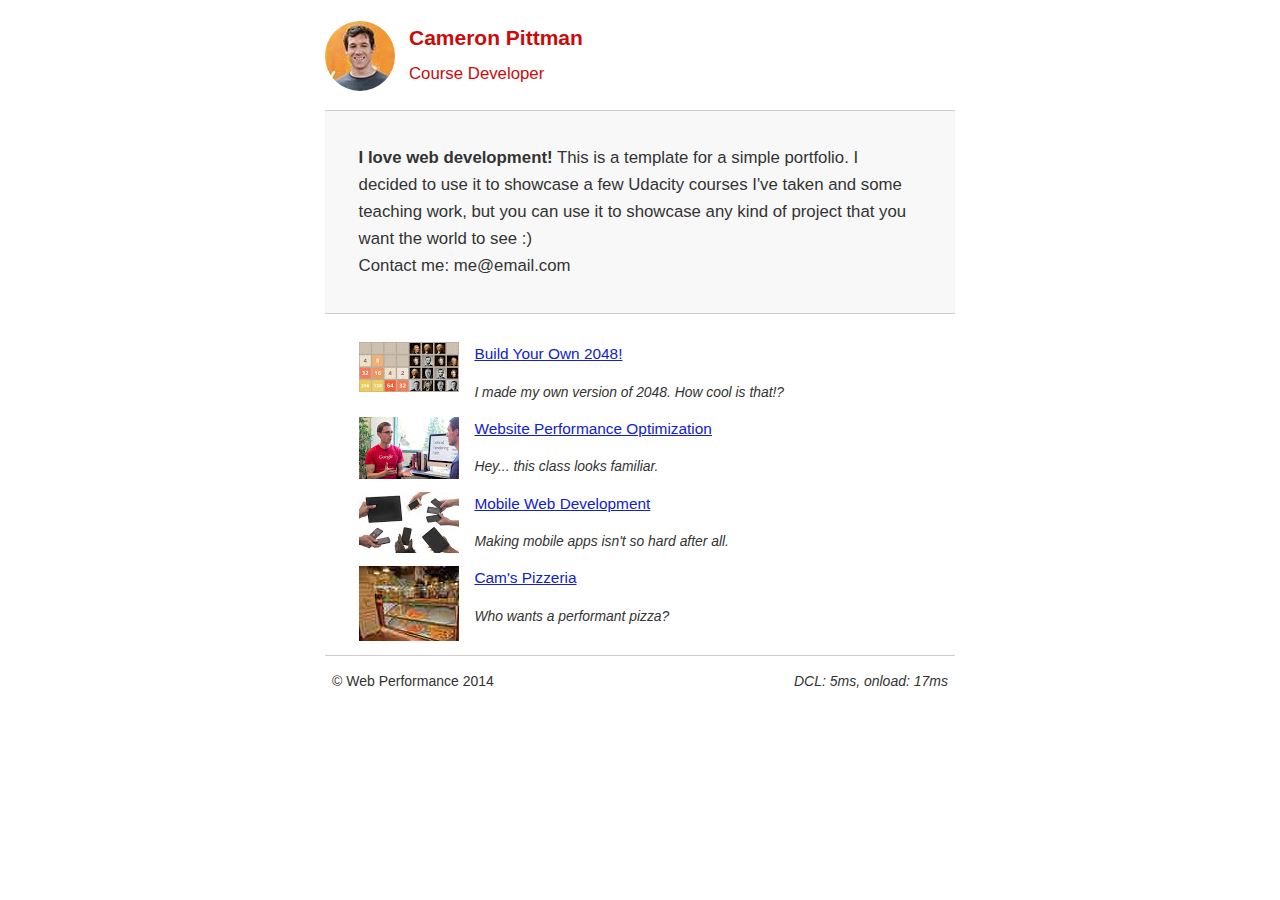
<file: index.html>
<!DOCTYPE html>
<html lang="en">
    <head>
        <meta charset="utf-8">
        <meta name="viewport" content="width=device-width, initial-scale=1">
        <meta name="description" content=" A web optimization project in FEND in Udacity ">
        <meta name="author" content=" Amna Moussa ">
        <title>Cameron Pittman: Portfolio</title>
        <style>
            .hero,footer{border-top:1px solid #ccc}footer span,li p{font-style:italic}html{font-size:100%;overflow-y:scroll;-webkit-tap-highlight-color:transparent;-ms-text-size-adjust:100%;-webkit-text-size-adjust:none}body{margin:0;font-size:14px;line-height:1.61;font-weight:400;background:#fff}b,header p,strong{font-weight:700}body,button,input,select,textarea{font-family:'Open Sans',sans-serif;color:#333}a{color:#12C}a:visited{color:#61C}a:focus{outline:dotted thin}a:active,a:hover{color:#c00;outline:0}code,pre{font-family:monospace,monospace;font-size:1em}ol,ul{margin:1em 0;padding:0 0 0 20px}img{border:0;max-width:100%}.container,footer,header{max-width:45em;margin:0 auto}header{padding:0 .5em;color:#C90B0B}header img{border-radius:40px;float:left}header p{font-size:1.5em;padding-left:4em}header p span{font-size:.8em;font-weight:400}.hero{padding:2em;background-color:#f8f8f8;font-size:1.2em;border-bottom:1px solid #ccc}.content{padding:1em}.content li{list-style-type:none;font-size:1.1em}li img{float:left;padding-right:1em}li p{font-size:.9em}footer{padding:0 .5em}footer span{float:right}@media only screen and (max-width:480px){body{font-size:12px}header p{padding-left:4.5em}}@media print{*{background:0 0!important;color:#000!important;text-shadow:none!important;filter:none!important;-ms-filter:none!important}a,a:visited{color:#444!important;text-decoration:underline}a[href]:after{content:" (" attr(href) ")"}img,tr{page-break-inside:avoid}img{max-width:100%!important}@page{margin:.5cm}h2,h3,p{orphans:3;widows:3}h2,h3{page-break-after:avoid}}
        </style>
        <script>
            (function(w,g){w['GoogleAnalyticsObject']=g;
            w[g]=w[g]||function(){(w[g].q=w[g].q||[]).push(arguments)};w[g].l=1*new Date();})(window,'ga');

            // Optional TODO: replace with your Google Analytics profile ID.
            ga('create', 'UA-XXXX-Y');
            ga('send', 'pageview');
        </script>
        <script async src="http://www.google-analytics.com/analytics.js"></script>
        <script async src="js/perfmatters.js"></script>
    </head>
    <body>
        <header>
            <a href="/"><img src="img/profilepic.jpg" alt="profile picture"></a>
            <p>Cameron Pittman<br><span>Course Developer</span></p>
        </header>
        <div class="container">
            <div class="hero">
                <strong>I love web development!</strong> This is a template for a simple portfolio. I decided to use it to showcase a few Udacity courses I've taken and some teaching work, but you can use it to showcase any kind of project that you want the world to see :) <br> Contact me: me@email.com
            </div>
            <div class="content">
                <ul>
                    <li>
                        <img src="img/project1.jpg" alt="project 1 picture"> <!-- Image source: https://lh4.ggpht.com/kJEnfqhPvtm4m3EneSZ4fWYGS8lW4YNhEjk6zPkyrQaBUHc-2Y_ElDic99NHI0h-UBLXVbRCjFybFvrWxdk=s100 -->
                        <a href="project-2048.html">Build Your Own 2048!</a>
                        <p>I made my own version of 2048. How cool is that!?</p>
                    </li>
                    <li>
                        <img src="img/project2.jpg" alt="project 2 picture"> <!-- Image source: https://lh6.ggpht.com/f_0W8h__3G99CWTjnMjD8BUKm7yp2-wJyApLtTwFoFtlal2ULf_JgHIsOQq2NiYfKOdMlXlMHDKNo5XVZLs=s100 -->
                        <a href="project-webperf.html">Website Performance Optimization</a>
                        <p>Hey... this class looks familiar.</p>
                    </li>
                    <li>
                        <img src="img/project3.jpg" alt="project 3 picture"> <!-- Image source: https://lh5.ggpht.com/IKdCmTWn8a2nMhlwMYzryvzRN5CUZAOBr4tDrEAbszV7TIFe9pRAInA4kkYcgTXwrifJsBEsq1agTueuu-g=s100 -->
                        <a href="project-mobile.html">Mobile Web Development</a>
                        <p>Making mobile apps isn't so hard after all.</p>
                    </li>
                    <li>
                        <img style="width: 100px;" src="img/pizzeria.jpg" alt="project 4 pizza picture"> <!-- Image credit to: http://commons.wikimedia.org/wiki/File:HK_TST_night_%E5%98%89%E8%98%AD%E9%81%93_Granville_Road_restaurant_Paisano's_Pizzeria_pizza_Dec-2013.JPG -->
                        <a href="views/pizza.html">Cam's Pizzeria</a>
                        <p>Who wants a performant pizza?</p>
                    </li>
                </ul>
            </div>
            <footer>
                <p>&copy; Web Performance 2014 <span id="crp-stats"></span></p>
            </footer>
        </div>
    </body>
</html>
</file>
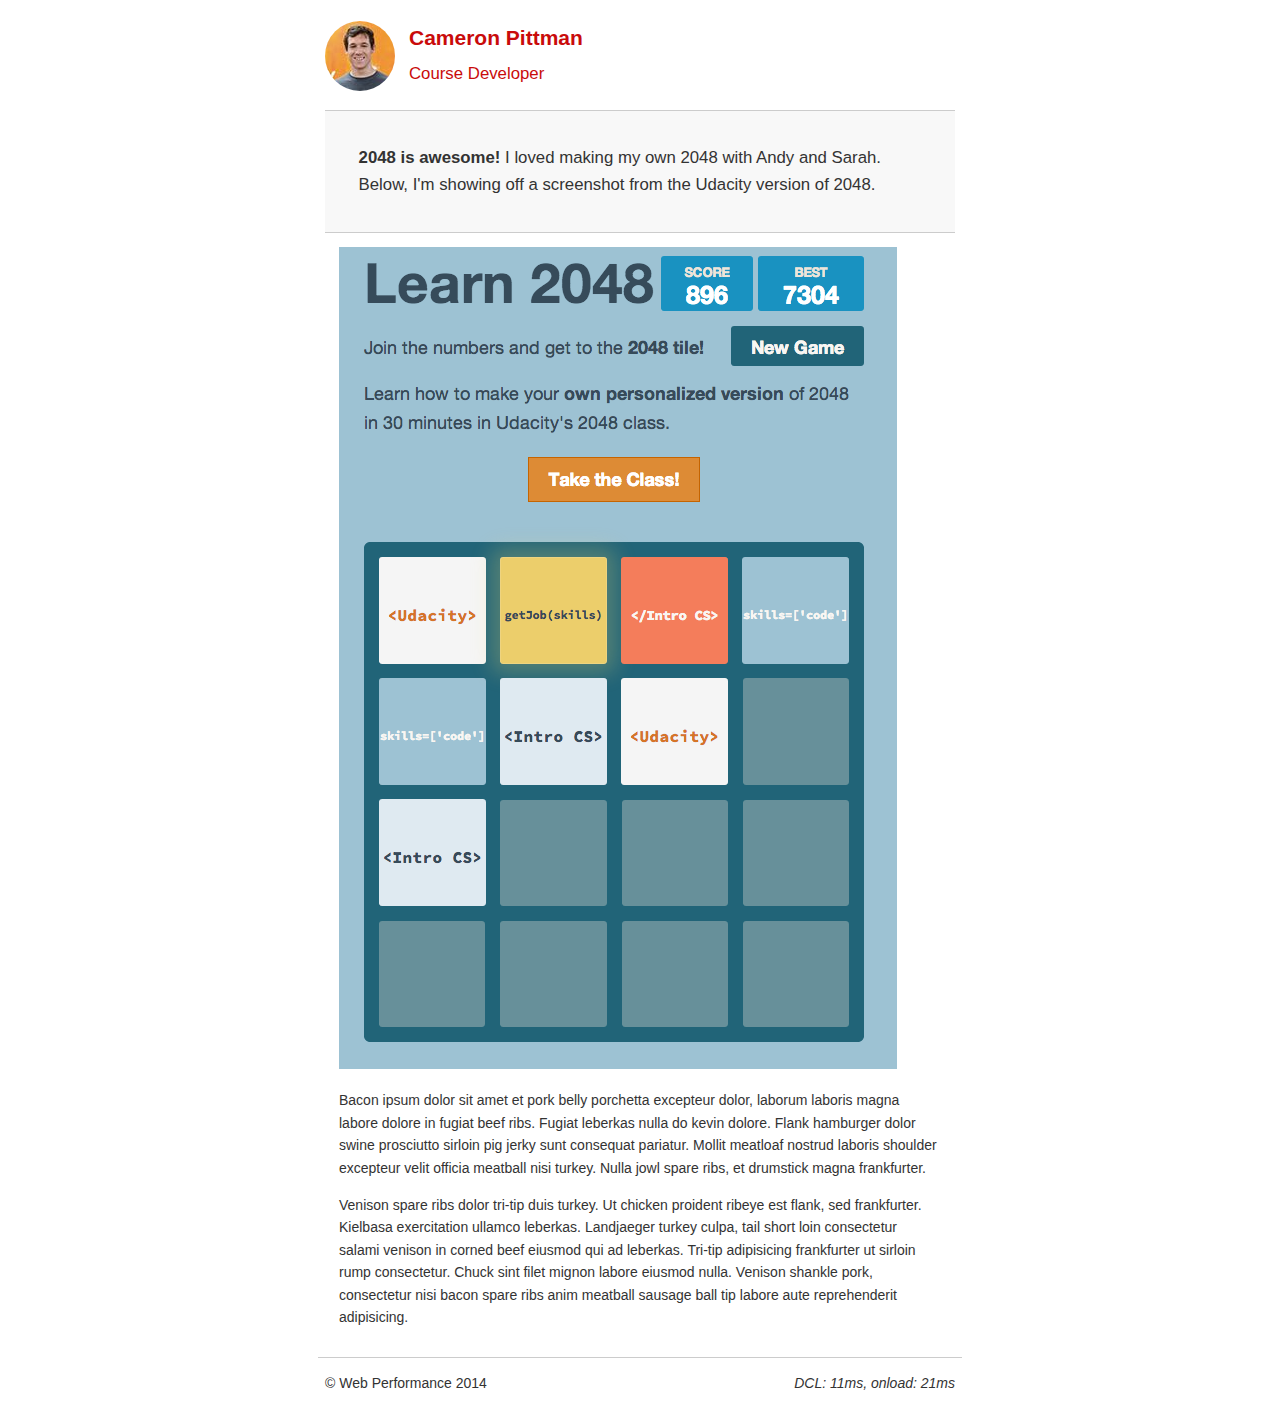
<file: project-2048.html>
<!DOCTYPE html><html lang="en"><head><meta charset="utf-8"><meta name="viewport" content="width=device-width,initial-scale=1"><meta name="description" content=" A web optimization project in FEND in Udacity "><meta name="author" content=" Amna Moussa "><title>Cameron Pittman: Portfolio</title><link async href="css/style.css" rel="stylesheet"><script>!function(a,g){a.GoogleAnalyticsObject=g,a.ga=a.ga||function(){(a.ga.q=a.ga.q||[]).push(arguments)},a.ga.l=1*new Date}(window,"ga"),ga("create","UA-XXXX-Y"),ga("send","pageview")</script><script async src="http://www.google-analytics.com/analytics.js"></script><script async src="js/perfmatters.js"></script></head><body><header><a href="/"><img src="img/profilepic.jpg" alt="profile picture"></a><p>Cameron Pittman<br><span>Course Developer</span></p></header><div class="container"><div class="hero"><strong>2048 is awesome!</strong> I loved making my own 2048 with Andy and Sarah. Below, I'm showing off a screenshot from the Udacity version of 2048.</div><div class="content"><img class="img-responsive" src="img/2048.png" alt="course picture"><p>Bacon ipsum dolor sit amet et pork belly porchetta excepteur dolor, laborum laboris magna labore dolore in fugiat beef ribs. Fugiat leberkas nulla do kevin dolore. Flank hamburger dolor swine prosciutto sirloin pig jerky sunt consequat pariatur. Mollit meatloaf nostrud laboris shoulder excepteur velit officia meatball nisi turkey. Nulla jowl spare ribs, et drumstick magna frankfurter.</p><p>Venison spare ribs dolor tri-tip duis turkey. Ut chicken proident ribeye est flank, sed frankfurter. Kielbasa exercitation ullamco leberkas. Landjaeger turkey culpa, tail short loin consectetur salami venison in corned beef eiusmod qui ad leberkas. Tri-tip adipisicing frankfurter ut sirloin rump consectetur. Chuck sint filet mignon labore eiusmod nulla. Venison shankle pork, consectetur nisi bacon spare ribs anim meatball sausage ball tip labore aute reprehenderit adipisicing.</p></div></div><footer><p>© Web Performance 2014 <span id="crp-stats"></span></p></footer></body></html>
</file>
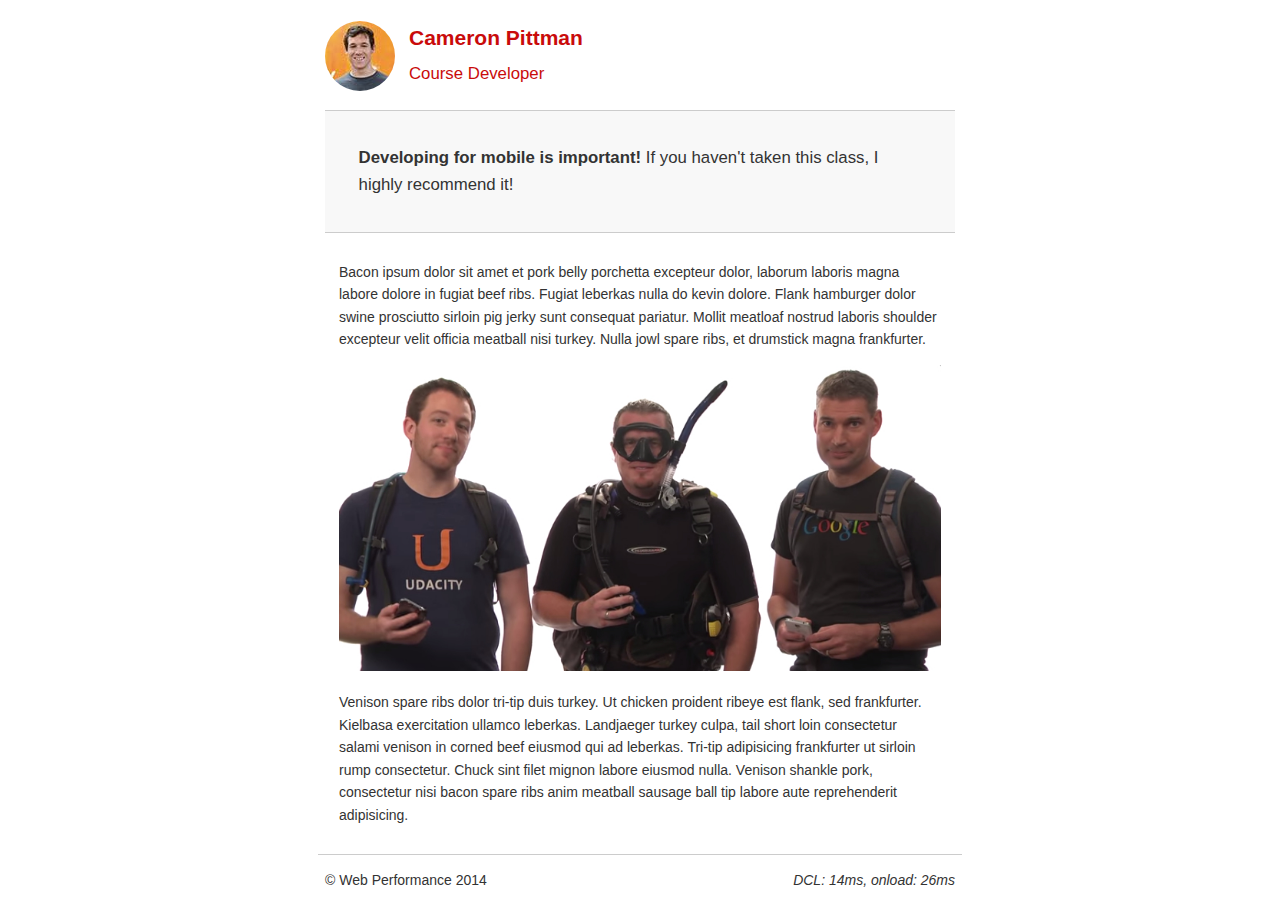
<file: project-mobile.html>
<!DOCTYPE html><html lang="en"><head><meta charset="utf-8"><meta name="viewport" content="width=device-width,initial-scale=1"><meta name="description" content=" A web optimization project in FEND in Udacity "><meta name="author" content=" Amna Moussa "><title>Cameron Pitman: Portfolio</title><link async href="css/style.css" rel="stylesheet"><script>!function(a,g){a.GoogleAnalyticsObject="ga",a.ga=a.ga||function(){(a.ga.q=a.ga.q||[]).push(arguments)},a.ga.l=1*new Date}(window),ga("create","UA-XXXX-Y"),ga("send","pageview")</script><script async src="http://www.google-analytics.com/analytics.js"></script><script async src="js/perfmatters.js"></script></head><body><header><a href="/"><img src="img/profilepic.jpg" alt="profile picture"></a><p>Cameron Pittman<br><span>Course Developer</span></p></header><div class="container"><div class="hero"><strong>Developing for mobile is important!</strong> If you haven't taken this class, I highly recommend it!</div><div class="content"><p>Bacon ipsum dolor sit amet et pork belly porchetta excepteur dolor, laborum laboris magna labore dolore in fugiat beef ribs. Fugiat leberkas nulla do kevin dolore. Flank hamburger dolor swine prosciutto sirloin pig jerky sunt consequat pariatur. Mollit meatloaf nostrud laboris shoulder excepteur velit officia meatball nisi turkey. Nulla jowl spare ribs, et drumstick magna frankfurter.</p><img src="img/mobilewebdev.jpg" alt="mobile web development"><p>Venison spare ribs dolor tri-tip duis turkey. Ut chicken proident ribeye est flank, sed frankfurter. Kielbasa exercitation ullamco leberkas. Landjaeger turkey culpa, tail short loin consectetur salami venison in corned beef eiusmod qui ad leberkas. Tri-tip adipisicing frankfurter ut sirloin rump consectetur. Chuck sint filet mignon labore eiusmod nulla. Venison shankle pork, consectetur nisi bacon spare ribs anim meatball sausage ball tip labore aute reprehenderit adipisicing.</p></div></div><footer><p>© Web Performance 2014 <span id="crp-stats"></span></p></footer></body></html>
</file>
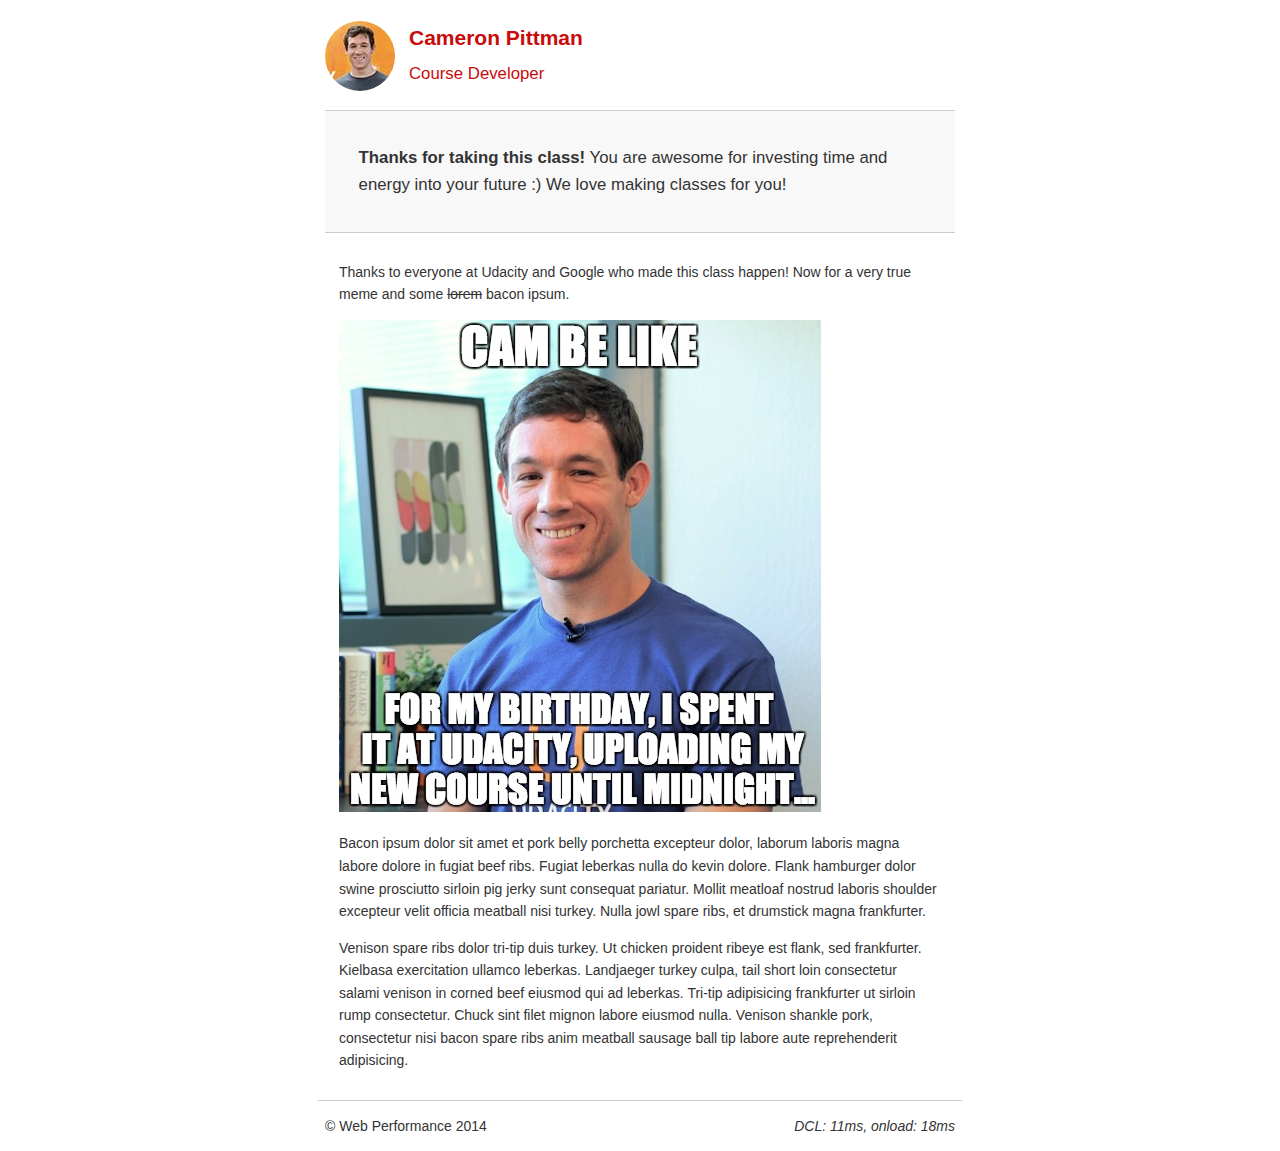
<file: project-webperf.html>
<!DOCTYPE html><html lang="en"><head><meta charset="utf-8"><meta name="viewport" content="width=device-width,initial-scale=1"><meta name="description" content=" A web optimization project in FEND in Udacity "><meta name="author" content=" Amna Moussa "><title>Cameron Pittman: Portfolio</title><link async href="css/style.css" rel="stylesheet"><script>!function(a,g){a.GoogleAnalyticsObject="ga",a.ga=a.ga||function(){(a.ga.q=a.ga.q||[]).push(arguments)},a.ga.l=1*new Date}(window),ga("create","UA-XXXX-Y"),ga("send","pageview")</script><script async src="http://www.google-analytics.com/analytics.js"></script><script async src="js/perfmatters.js"></script></head><body><header><a href="/"><img src="img/profilepic.jpg" alt="profile picture"></a><p>Cameron Pittman<br><span>Course Developer</span></p></header><div class="container"><div class="hero"><strong>Thanks for taking this class!</strong> You are awesome for investing time and energy into your future :) We love making classes for you!</div><div class="content"><p>Thanks to everyone at Udacity and Google who made this class happen! Now for a very true meme and some <s>lorem</s> bacon ipsum.</p><img src="img/cam_be_like.jpg" alt="cameron be like picture"><p>Bacon ipsum dolor sit amet et pork belly porchetta excepteur dolor, laborum laboris magna labore dolore in fugiat beef ribs. Fugiat leberkas nulla do kevin dolore. Flank hamburger dolor swine prosciutto sirloin pig jerky sunt consequat pariatur. Mollit meatloaf nostrud laboris shoulder excepteur velit officia meatball nisi turkey. Nulla jowl spare ribs, et drumstick magna frankfurter.</p><p>Venison spare ribs dolor tri-tip duis turkey. Ut chicken proident ribeye est flank, sed frankfurter. Kielbasa exercitation ullamco leberkas. Landjaeger turkey culpa, tail short loin consectetur salami venison in corned beef eiusmod qui ad leberkas. Tri-tip adipisicing frankfurter ut sirloin rump consectetur. Chuck sint filet mignon labore eiusmod nulla. Venison shankle pork, consectetur nisi bacon spare ribs anim meatball sausage ball tip labore aute reprehenderit adipisicing.</p></div></div><footer><p>© Web Performance 2014 <span id="crp-stats"></span></p></footer></body></html>
</file>
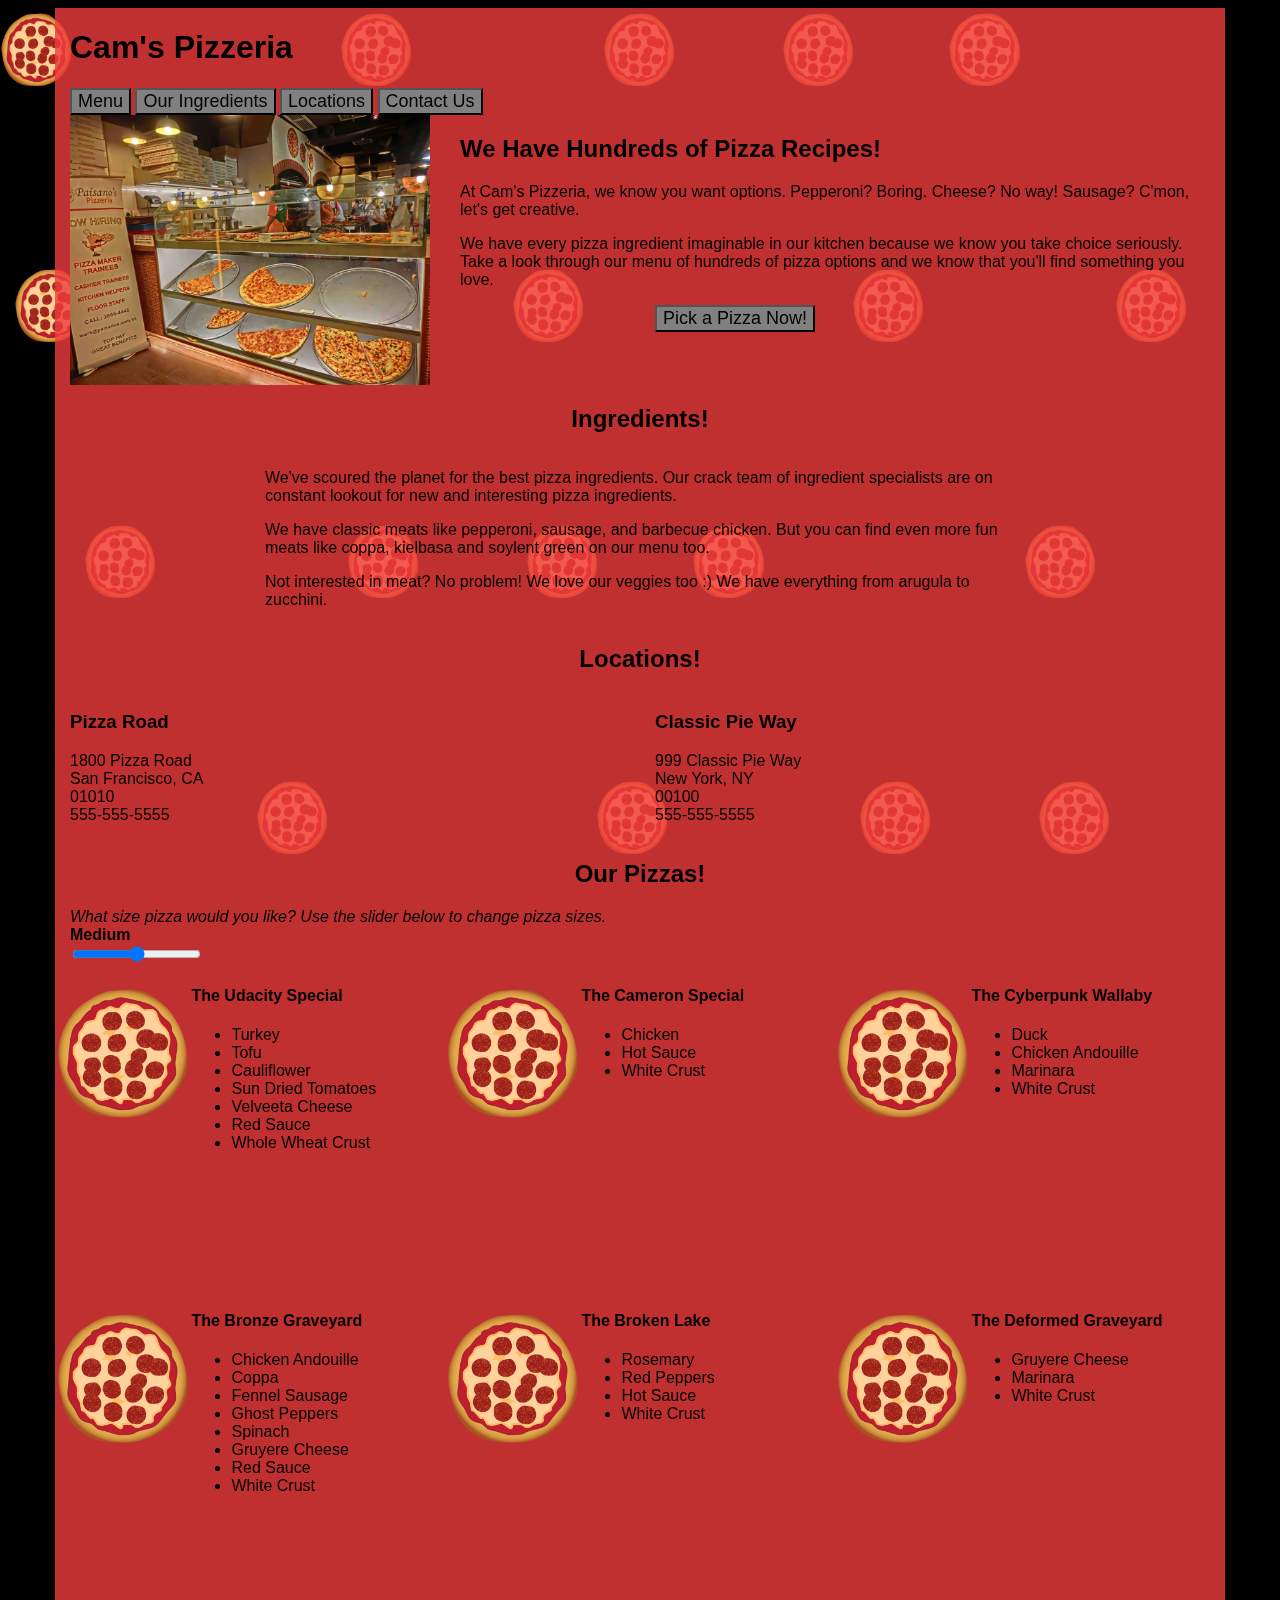
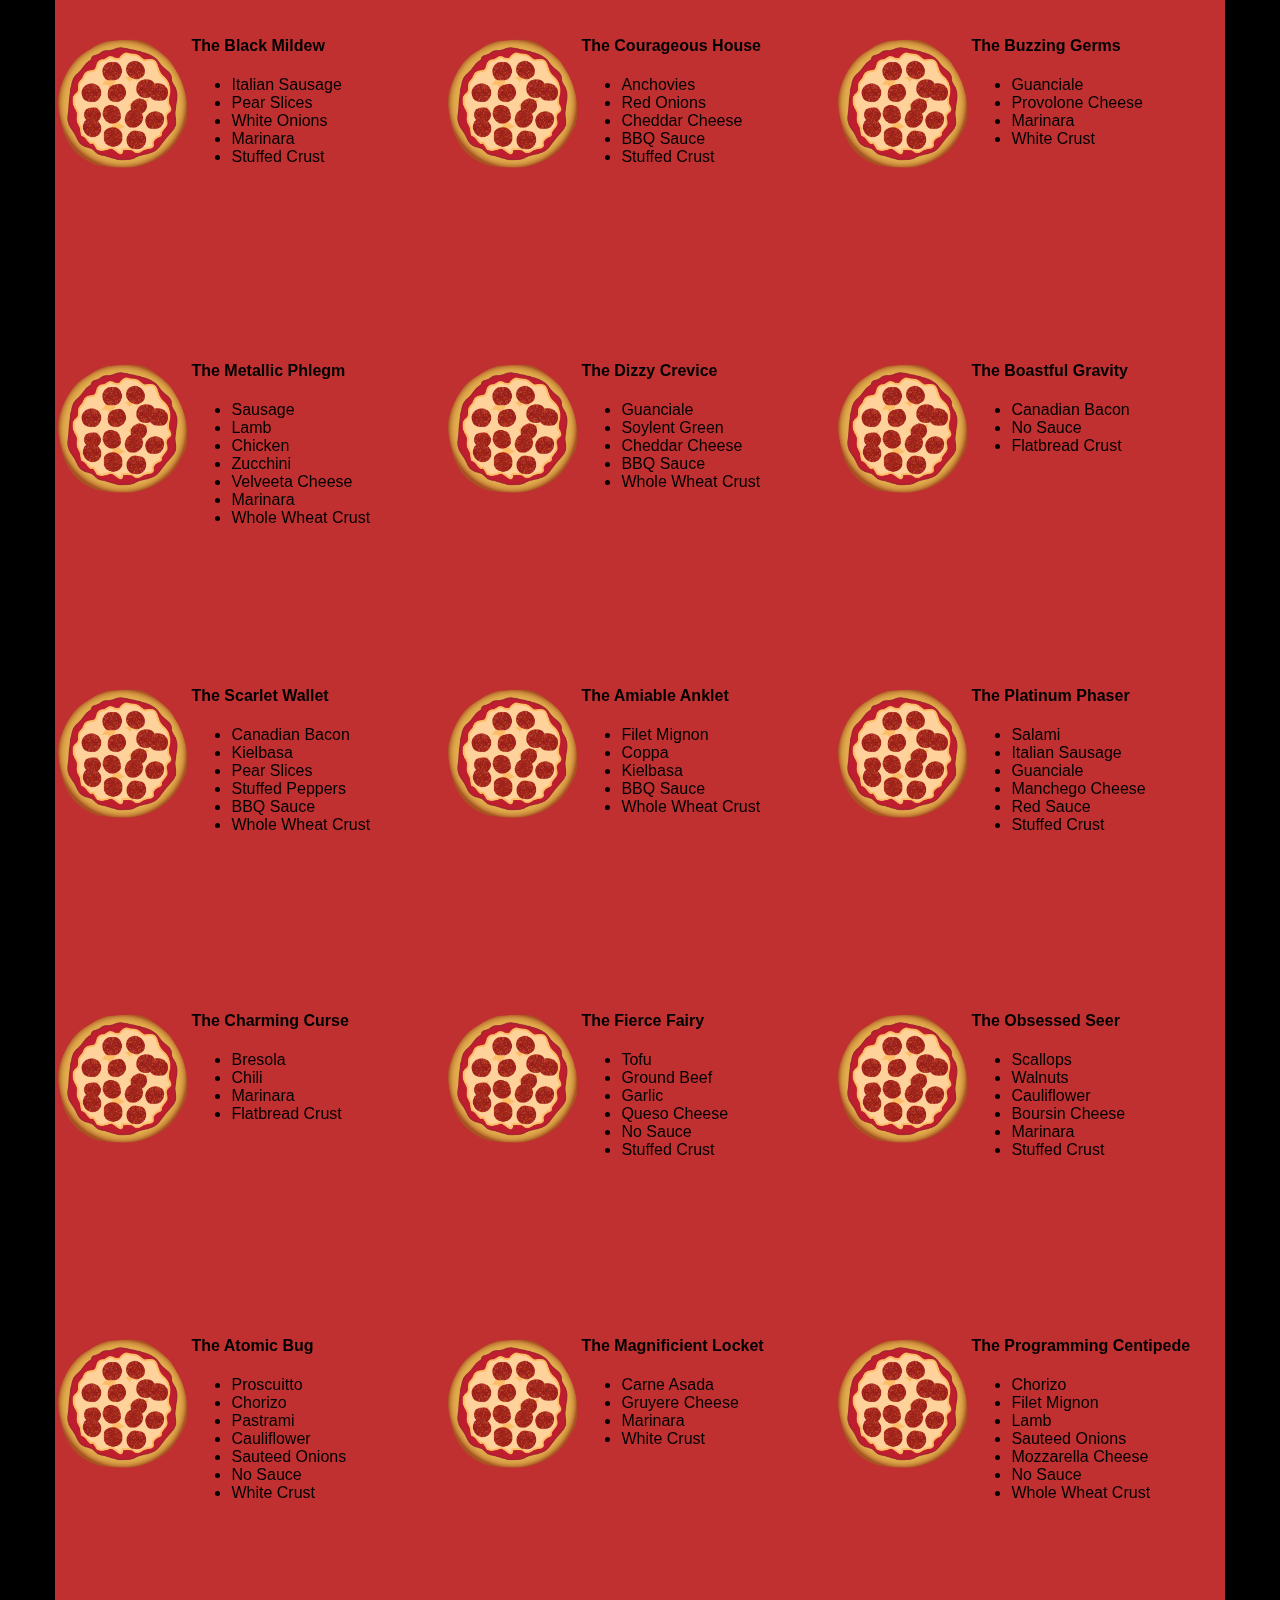
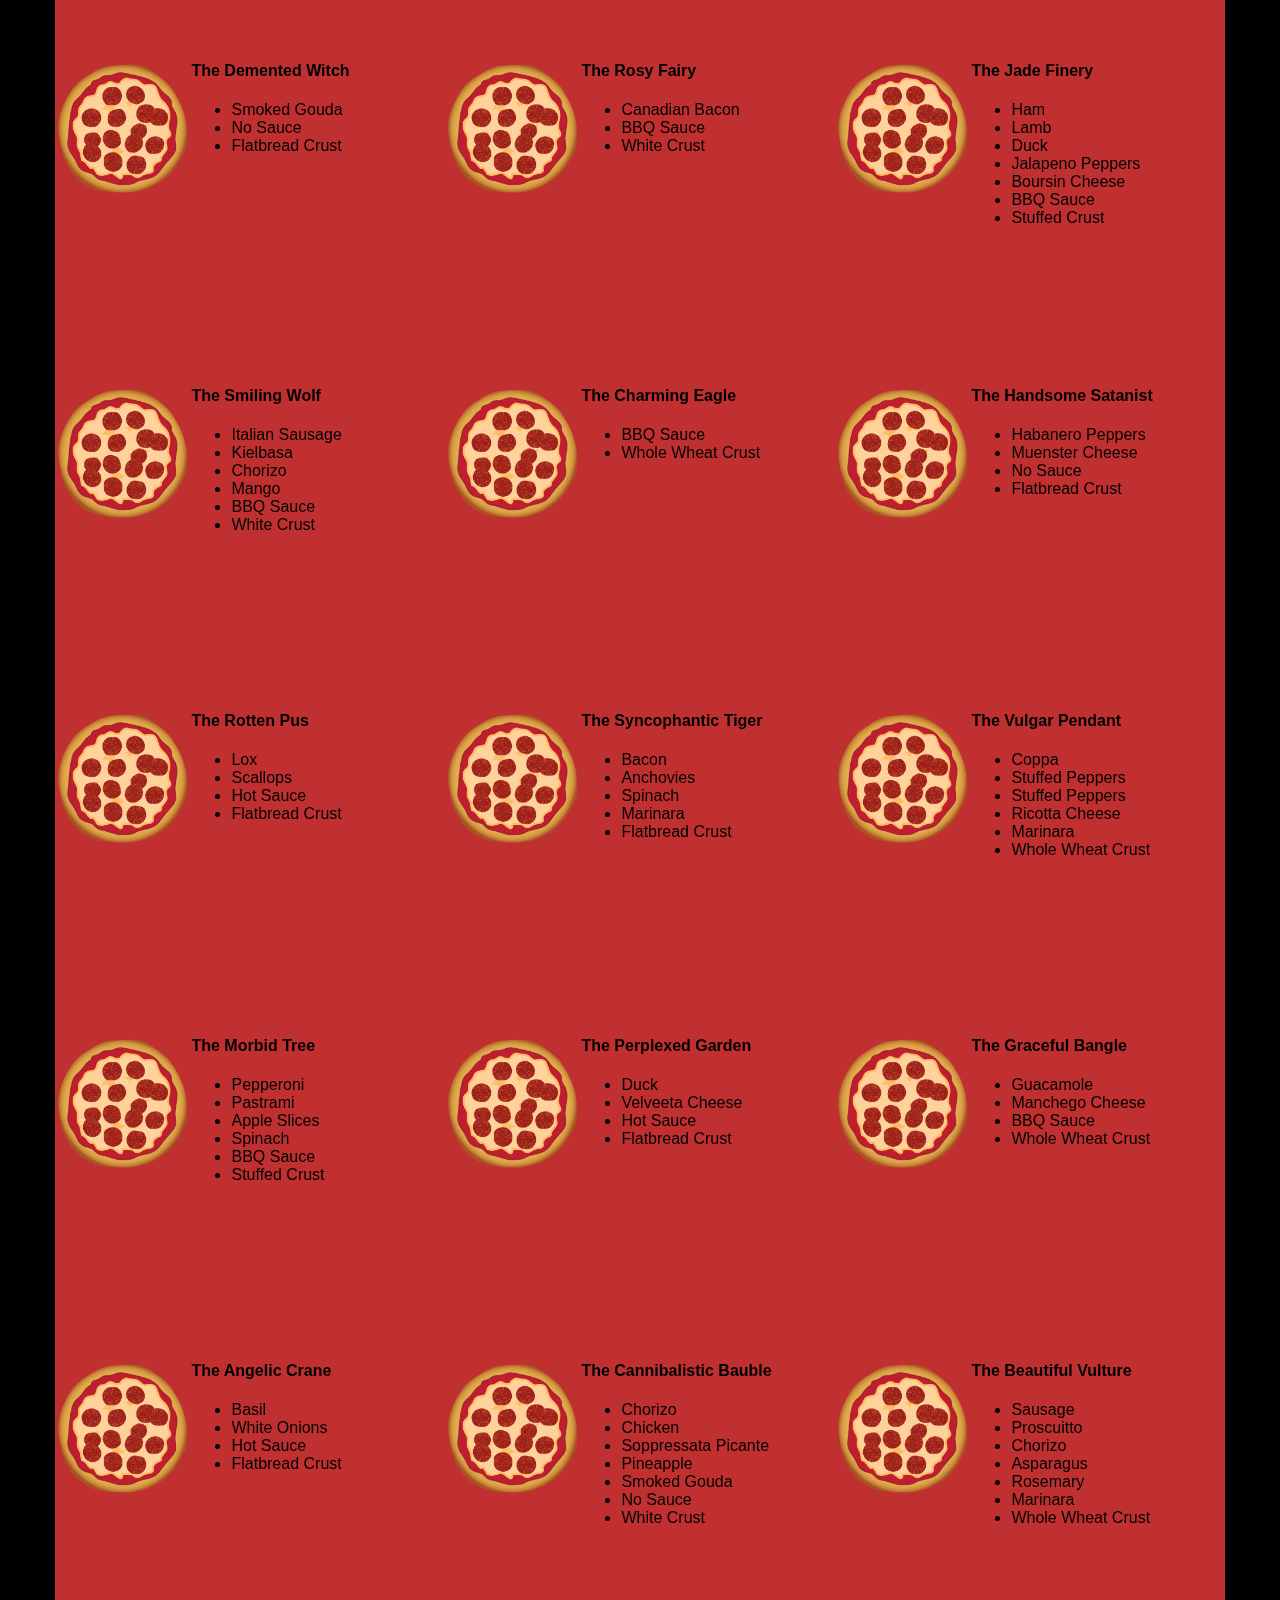
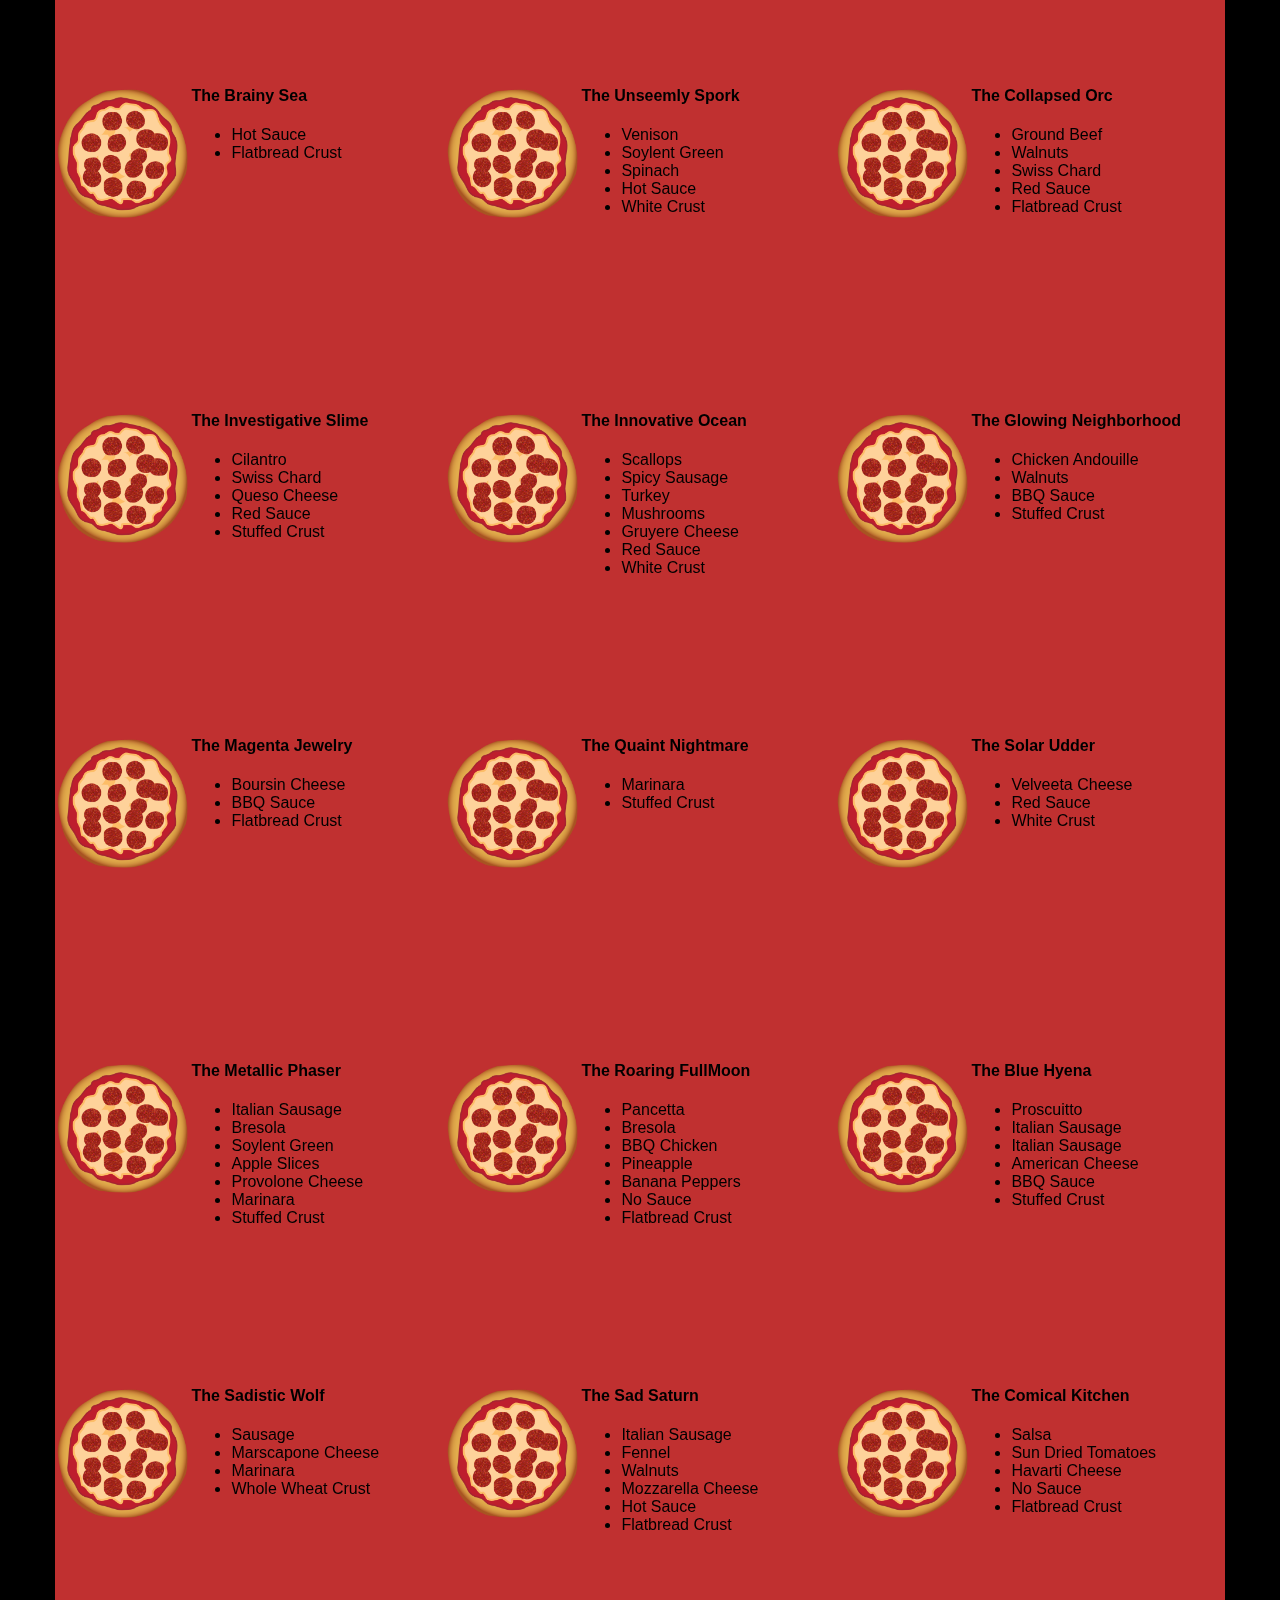
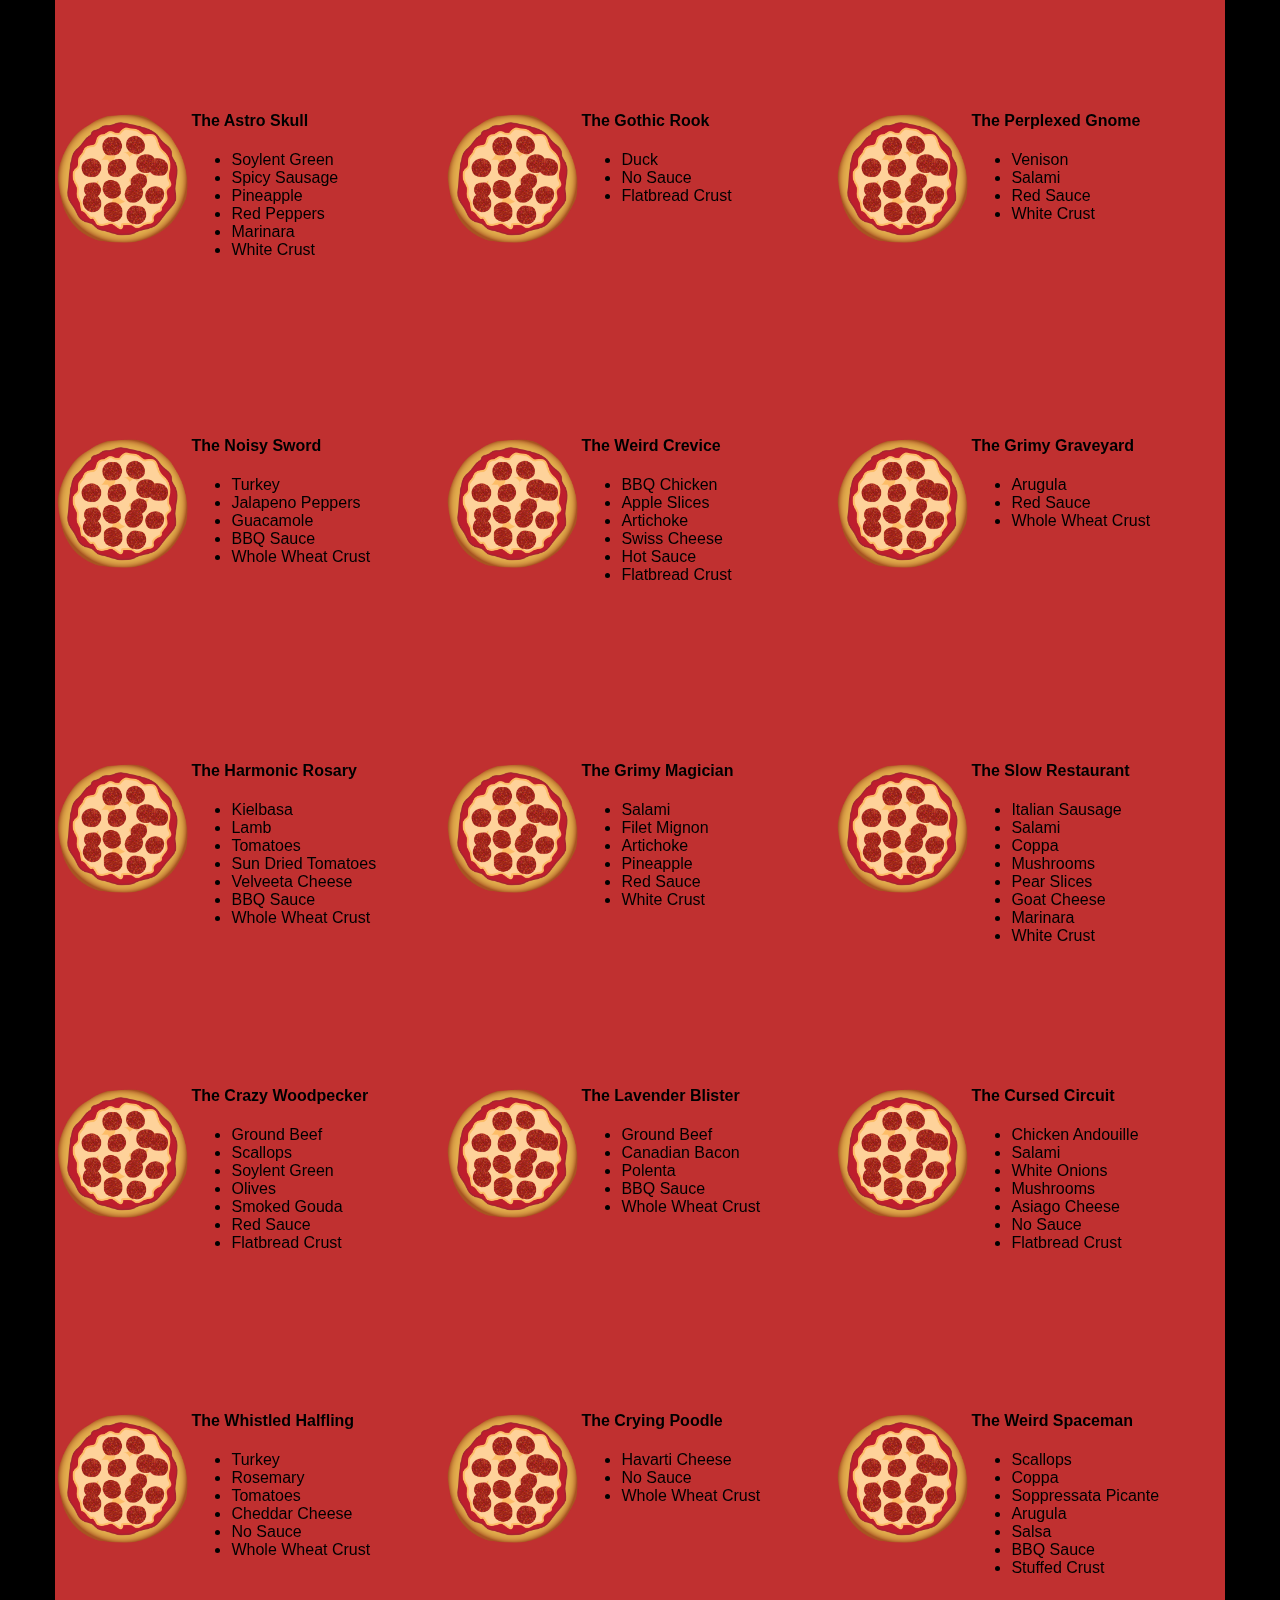
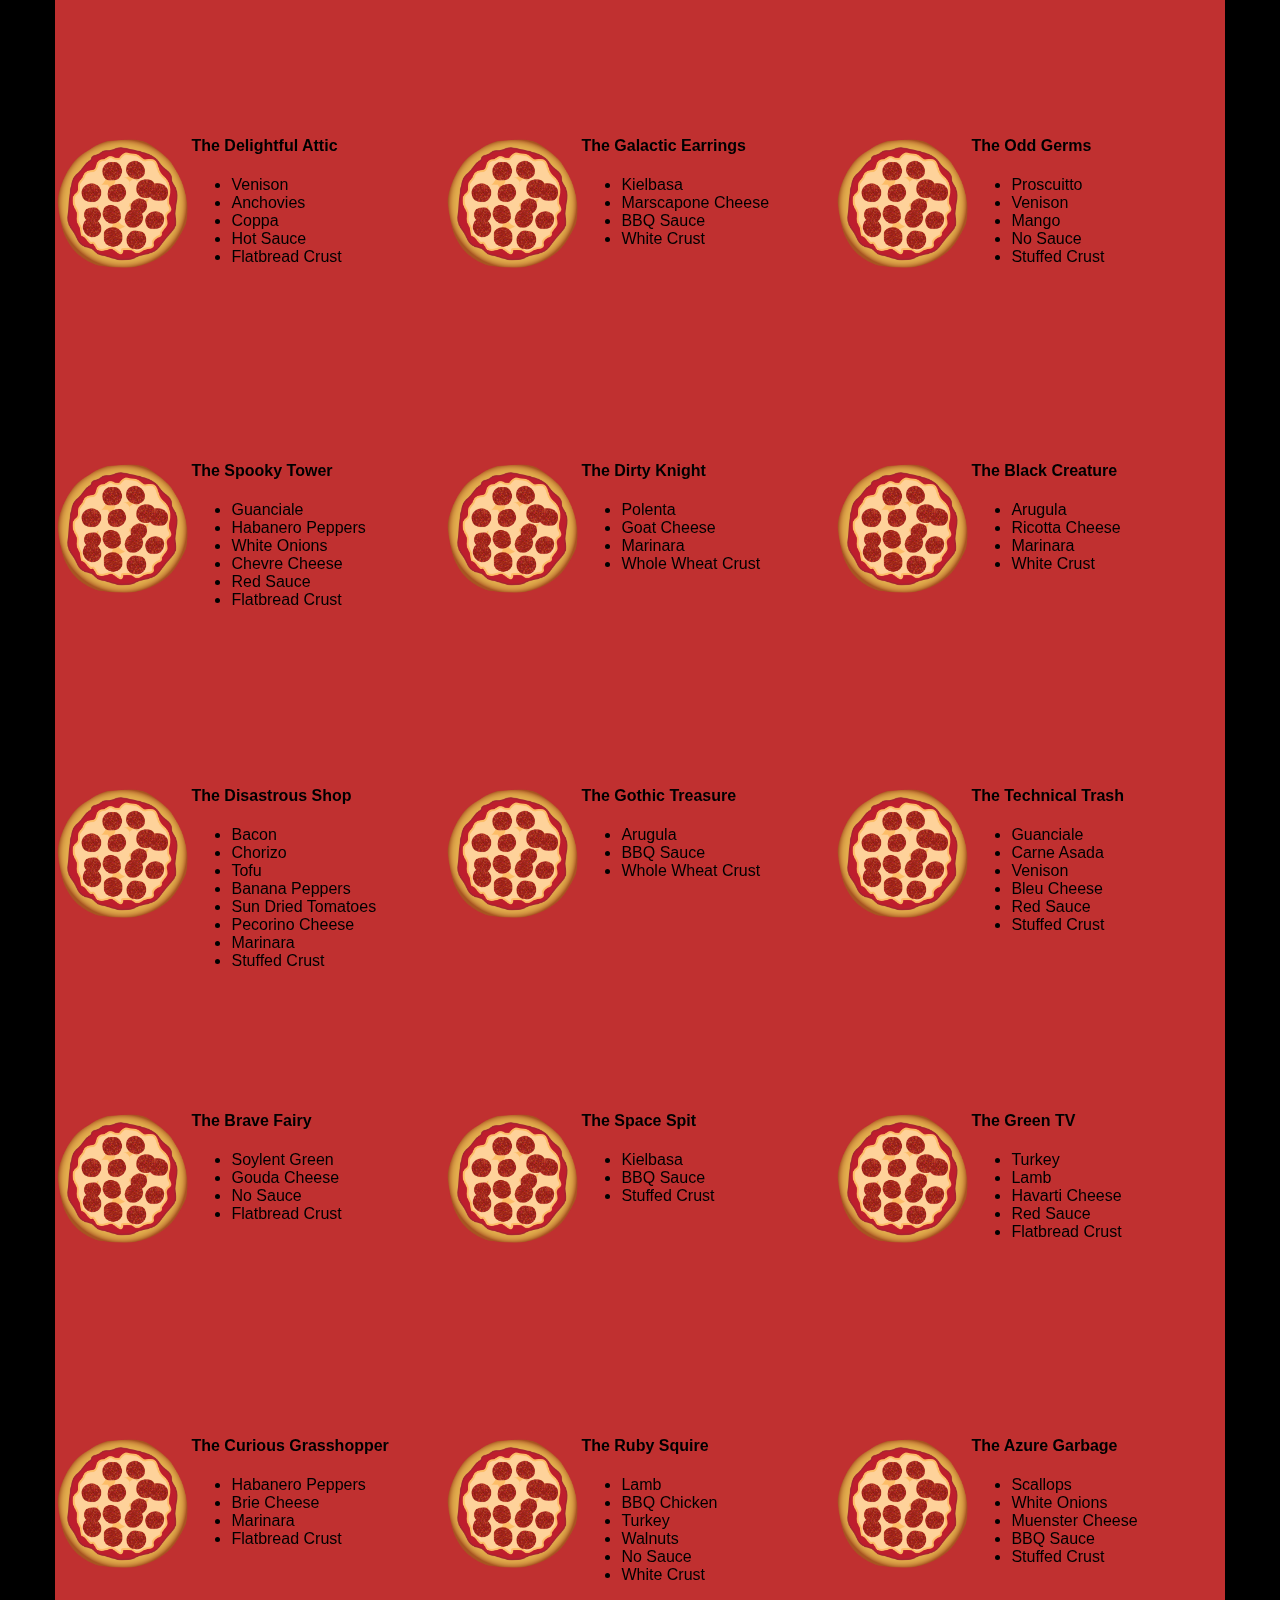
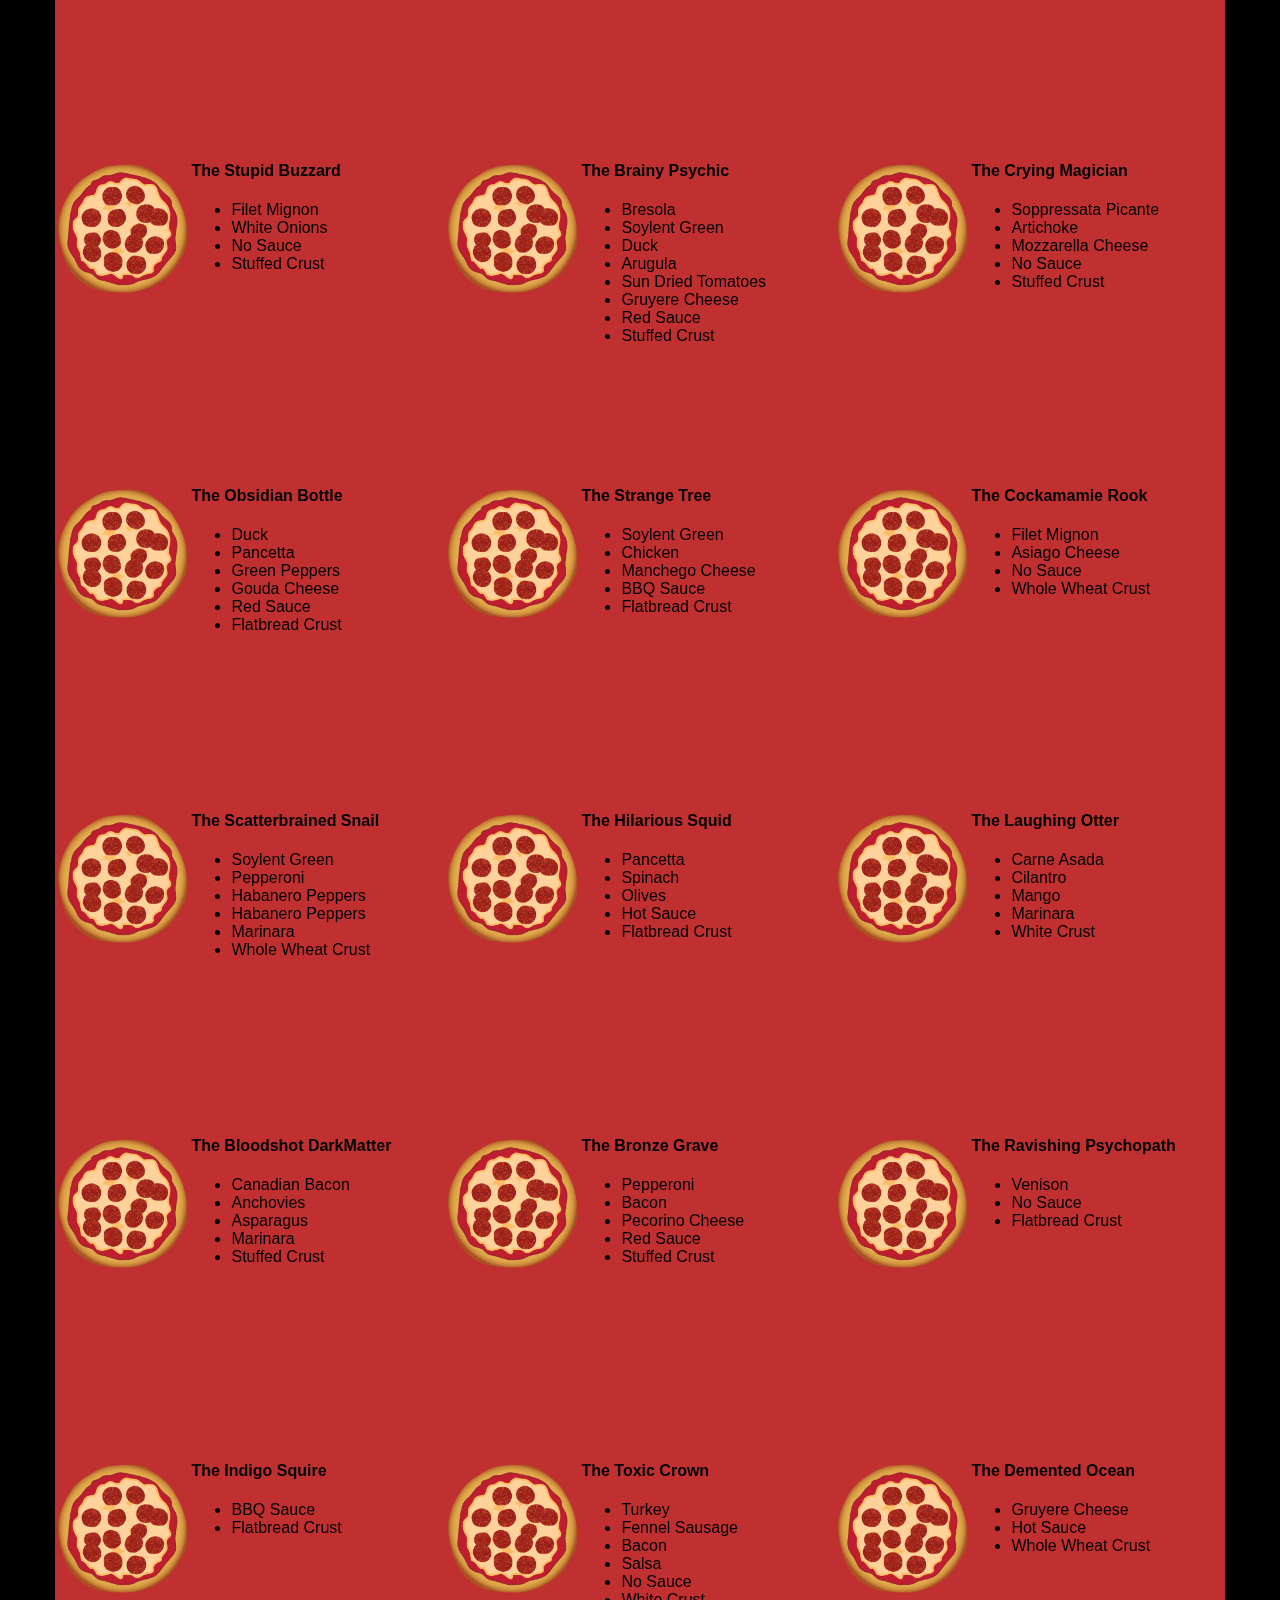
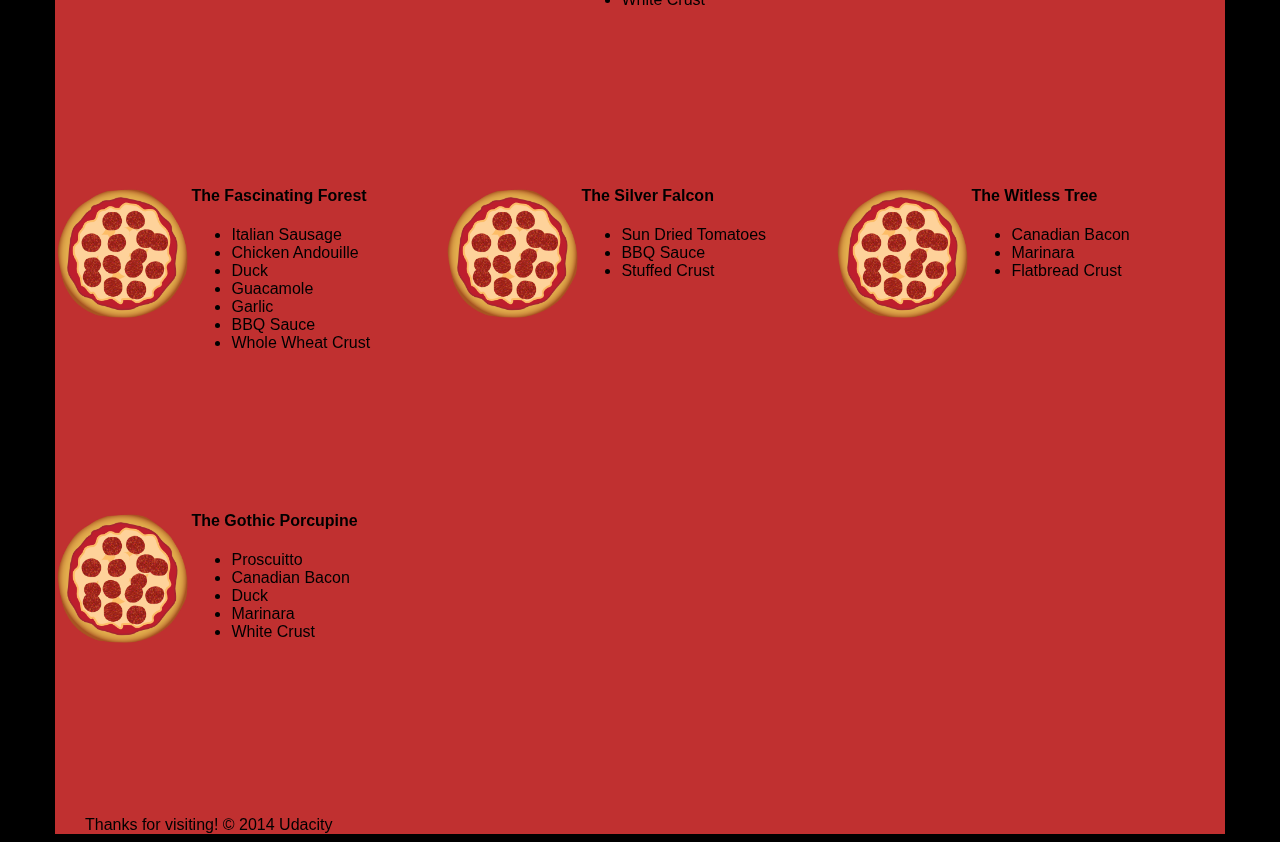
<file: views/pizza.html>
<!DOCTYPE HTML>
<html>
    <head>
        <meta charset="utf-8">
        <meta name="viewport" content="width=device-width, initial-scale=1">
        <meta name="description" content=" A web optimization project in FEND in Udacity ">
        <meta name="author" content=" Amna Moussa ">
        <title>Cameron's Pizzeria</title>
        <link rel="stylesheet" href="css/style.css">
        <link rel="stylesheet" href="css/bootstrap-grid.css">
    </head>

    <body>
        <div class="container">
            <div id="header" class="row">
                <div class="col-md-6">
                    <div class="row">
                        <div class="col-md-12">
                            <h1>Cam's Pizzeria</h1>
                            <div class="row">
                                <div id="menu" class="col-md-12">
                                    <form action="#randomPizzas">
                                        <input type="submit" value="Menu">
                                    </form>
                                    <form action="#ingredients">
                                        <input type="submit" value="Our Ingredients">
                                    </form>
                                    <form action="#locations">
                                        <input type="submit" value="Locations">
                                    </form>
                                    <form action="#" onsubmit="alert('Thanks for clicking! This button doesn\'t do anything because this is a fake pizzeria :\)')">
                                        <input type="submit" value="Contact Us">
                                    </form>
                                </div>
                            </div>
                        </div>
                    </div>
                </div>
                <div id="movingPizzas1" class="col-md-6"></div>
            </div>
            <div id="callToAction" class="row">
                <div class="col-md-4">
                    <img src="images/pizzeria.jpg" class="img-responsive" alt="pizzeria"> <!-- Image credit to: http://commons.wikimedia.org/wiki/File:HK_TST_night_%E5%98%89%E8%98%AD%E9%81%93_Granville_Road_restaurant_Paisano's_Pizzeria_pizza_Dec-2013.JPG -->
                </div>
                <div class="col-md-8">
                    <div class="row">
                        <div class="col-md-12">
                            <h2>We Have Hundreds of Pizza Recipes!</h2>
                            <p>At Cam's Pizzeria, we know you want options. Pepperoni? Boring. Cheese? No way! Sausage? C'mon, let's get creative.</p>

                            <p>We have every pizza ingredient imaginable in our kitchen because we know you take choice seriously. Take a look through our menu of hundreds of pizza options and we know that you'll find something you love.</p>
                        </div>
                    </div>
                    <div class="row">
                        <div class="col-md-6 col-md-push-3">
                            <form action="#randomPizzas">
                                <input type="submit" value="Pick a Pizza Now!">
                            </form>
                        </div>
                    </div>
                </div>
            </div>
            <div id="ingredients" class="row">
                <div class="col-md-8 col-md-push-2">
                    <div class="row">
                        <div class="col-md-12 centered">
                            <h2>Ingredients!</h2>
                        </div>
                    </div>
                    <div class="row">
                        <div class="col-md-12">
                            <p>We've scoured the planet for the best pizza ingredients. Our crack team of ingredient specialists are on constant lookout for new and interesting pizza ingredients.</p>

                            <p>We have classic meats like pepperoni, sausage, and barbecue chicken. But you can find even more fun meats like coppa, kielbasa and soylent green on our menu too.</p>

                            <p>Not interested in meat? No problem! We love our veggies too :) We have everything from arugula to zucchini.</p>
                        </div>
                    </div>
                </div>
            </div>
            <div id="locations" class="row">
                <div class="col-md-12">
                    <h2 style="text-align: center">Locations!</h2>
                    <div class="row">
                        <div class="col-md-6">
                            <h3>Pizza Road</h3>
                            <p>1800 Pizza Road<br>San Francisco, CA<br>01010<br>555-555-5555</p>
                        </div>
                        <div class="col-md-6">
                            <h3>Classic Pie Way</h3>
                            <p>999 Classic Pie Way<br>New York, NY<br>00100<br>555-555-5555</p>
                        </div>
                    </div>
                </div>
            </div>
            <div id="pizzaGenerator" class="row">
                <div class="col-md-12">
                    <h2 style="text-align: center">Our Pizzas!</h2>
                    <div class="row">
                        <div class="col-md-12">
                            <em>What size pizza would you like? Use the slider below to change pizza sizes.</em>
                        </div>
                        <div id="pizzaSize" class="col-md-6">Medium</div>
                        <div class="col-md-12">
                            <input id="sizeSlider" type="range" min="1" max="3" value="2" step="1" onchange="resizePizzas(this.value)">
                        </div>
                    </div>
                    <div id="randomPizzas" class="row">
                        <div id="pizza0" class="randomPizzaContainer" style="width:33.33%; height: 325px;">
                            <div style="width:35%">
                                <img src="images/pizza.png" class="img-responsive" alt="pizza">
                            </div>
                            <div style="width:65%">
                                <h4>The Udacity Special</h4>
                                <ul>
                                    <li>Turkey</li>
                                    <li>Tofu</li>
                                    <li>Cauliflower</li>
                                    <li>Sun Dried Tomatoes</li>
                                    <li>Velveeta Cheese</li>
                                    <li>Red Sauce</li>
                                    <li>Whole Wheat Crust</li>
                                </ul>
                            </div>
                        </div>
                        <div id="pizza1" class="randomPizzaContainer" style="width:33.33%; height: 325px;">
                            <div style="width:35%">
                                <img src="images/pizza.png" class="img-responsive" alt="pizza">
                            </div>
                            <div style="width:65%">
                                <h4>The Cameron Special</h4>
                                <ul>
                                    <li>Chicken</li>
                                    <li>Hot Sauce</li>
                                    <li>White Crust</li>
                                </ul>
                            </div>
                        </div>
                    </div>
                </div>
            </div>
            <div id="footer" class="col-md-12">Thanks for visiting! &copy; 2014 Udacity</div>
        </div>
        <script src="js/main.js"></script>
    </body>
</html>
</file>
<file: css/style.css>
.hero,footer{border-top:1px solid #ccc}footer span,li p{font-style:italic}html{font-size:100%;overflow-y:scroll;-webkit-tap-highlight-color:transparent;-ms-text-size-adjust:100%;-webkit-text-size-adjust:none}body{margin:0;font-size:14px;line-height:1.61;font-weight:400;background:#fff}b,header p,strong{font-weight:700}body,button,input,select,textarea{font-family:'Open Sans',sans-serif;color:#333}a{color:#12C}a:visited{color:#61C}a:focus{outline:dotted thin}a:active,a:hover{color:#c00;outline:0}code,pre{font-family:monospace,monospace;font-size:1em}ol,ul{margin:1em 0;padding:0 0 0 20px}img{border:0;max-width:100%}.container,footer,header{max-width:45em;margin:0 auto}header{padding:0 .5em;color:#C90B0B}header img{border-radius:40px;float:left}header p{font-size:1.5em;padding-left:4em}header p span{font-size:.8em;font-weight:400}.hero{padding:2em;background-color:#f8f8f8;font-size:1.2em;border-bottom:1px solid #ccc}.content{padding:1em}.content li{list-style-type:none;font-size:1.1em}li img{float:left;padding-right:1em}li p{font-size:.9em}footer{padding:0 .5em}footer span{float:right}@media only screen and (max-width:480px){body{font-size:12px}header p{padding-left:4.5em}}@media print{*{background:0 0!important;color:#000!important;text-shadow:none!important;filter:none!important;-ms-filter:none!important}a,a:visited{color:#444!important;text-decoration:underline}a[href]:after{content:" (" attr(href) ")"}img,tr{page-break-inside:avoid}img{max-width:100%!important}@page{margin:.5cm}h2,h3,p{orphans:3;widows:3}h2,h3{page-break-after:avoid}}
</file>
<file: views/css/style.css>
/** {
  outline: 1px solid red !important;
}*/
* {
  -webkit-box-sizing: border-box;
  -moz-box-sizing: border-box;
  -box-sizing: border-box;
}

body {
  font-family: "Trebuchet MS", Helvetica, sans-serif;
  background: black;
}

input {
  background: grey;
  font-size: 18px;
}

form {
  display: inline-block;
}

.centered {
  text-align: center;
}

#pizzaSize {
  font-weight: 800;
}

.mover {
  position: fixed;
  width: 256px;
  z-index: -1;
}

.randomPizzaContainer {
  float: left;
  display: flex;
}

.randomPizzaContainer:after {
  content: "";
  display: table;
  clear:both;
}

 .container {
  background-color: rgba(240, 60, 60, 0.8);
}
</file>
